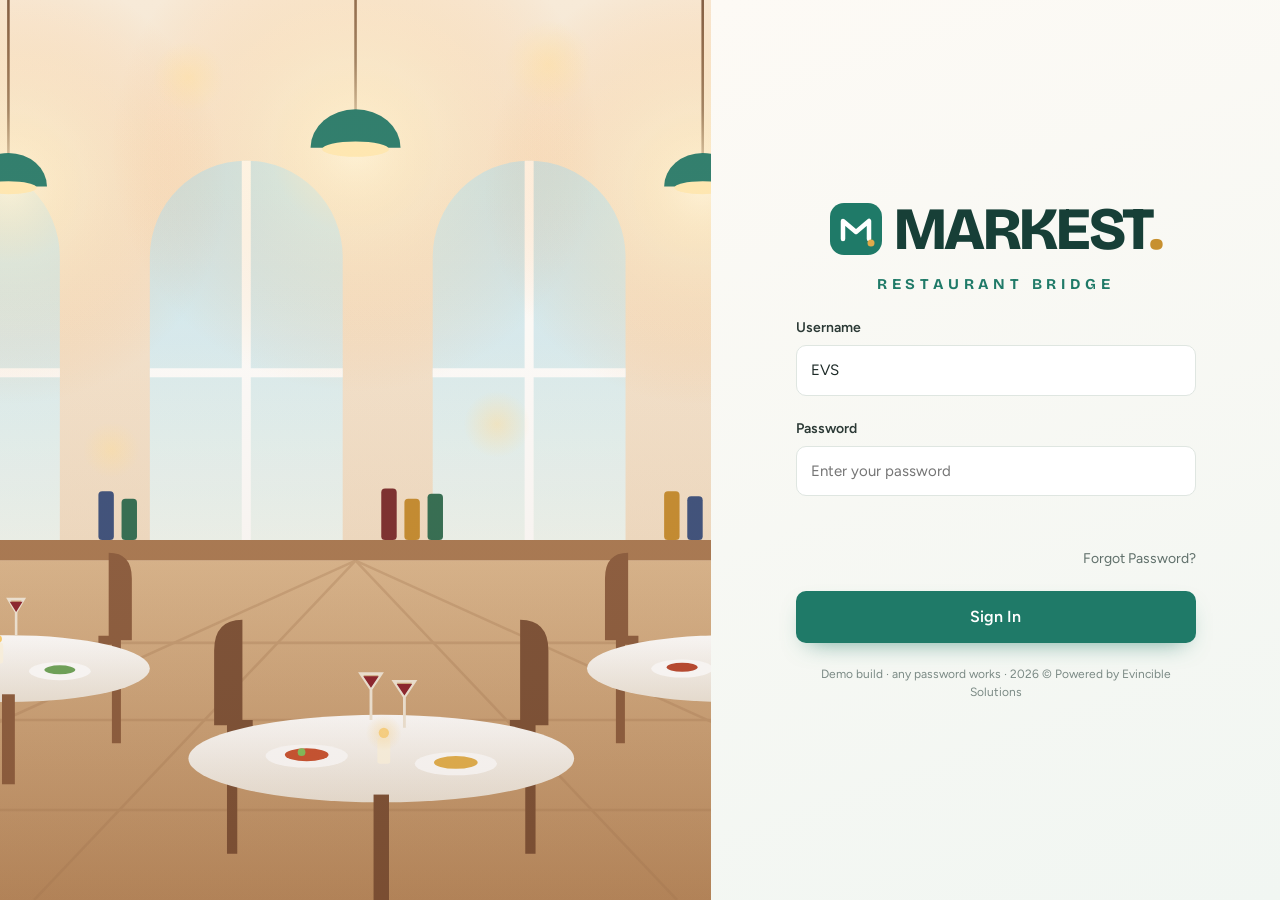
<file: index.html>
<!doctype html>
<html lang="en">
<head>
<meta charset="utf-8">
<meta name="viewport" content="width=device-width, initial-scale=1, viewport-fit=cover">
<title>Restaurant Bridge · Sign in</title>
<link rel="preconnect" href="https://fonts.googleapis.com">
<link rel="stylesheet" href="https://fonts.googleapis.com/css2?family=Bricolage+Grotesque:opsz,wght@12..96,500;12..96,700;12..96,800&family=Figtree:wght@400;500;600;700&family=JetBrains+Mono:wght@500&display=swap">
<link rel="stylesheet" href="styles.css">
<script>document.documentElement.dataset.theme='light'</script>
</head>
<body>
<section id="login">
  <div class="hero" aria-hidden="true">
    <svg viewBox="0 0 900 700" preserveAspectRatio="xMidYMid slice">
      <defs>
        <linearGradient id="wall" x1="0" y1="0" x2="0" y2="1"><stop offset="0" stop-color="#f7ead8"/><stop offset=".6" stop-color="#f1dcc2"/><stop offset="1" stop-color="#e6c8a6"/></linearGradient>
        <radialGradient id="glow" r=".5"><stop offset="0" stop-color="#fff3d6" stop-opacity=".9"/><stop offset=".35" stop-color="#ffe2a8" stop-opacity=".3"/><stop offset="1" stop-color="#ff9a3d" stop-opacity="0"/></radialGradient>
        <radialGradient id="bok" r=".5"><stop offset="0" stop-color="#ffe0a3" stop-opacity=".55"/><stop offset="1" stop-color="#ffe0a3" stop-opacity="0"/></radialGradient>
        <linearGradient id="win" x1="0" y1="0" x2="0" y2="1"><stop offset="0" stop-color="#bfe3f2"/><stop offset="1" stop-color="#eef7f2"/></linearGradient>
        <linearGradient id="floor" x1="0" y1="0" x2="0" y2="1"><stop offset="0" stop-color="#d9b48a"/><stop offset="1" stop-color="#b98a5e"/></linearGradient>
        <linearGradient id="table" x1="0" y1="0" x2="0" y2="1"><stop offset="0" stop-color="#ffffff"/><stop offset="1" stop-color="#ece4d8"/></linearGradient>
        <linearGradient id="shade" x1="0" y1="0" x2="0" y2="1"><stop offset="0" stop-color="#fff" stop-opacity="0"/><stop offset="1" stop-color="#7a4a2a" stop-opacity=".12"/></linearGradient>
      </defs>
      <rect width="900" height="700" fill="url(#wall)"/>
      <!-- arched windows -->
      <g opacity=".9">
        <path d="M70 420V200a75 75 0 0 1 150 0v220z" fill="url(#win)"/>
        <path d="M290 420V200a75 75 0 0 1 150 0v220z" fill="url(#win)"/>
        <path d="M510 420V200a75 75 0 0 1 150 0v220z" fill="url(#win)"/>
        <path d="M730 420V200a75 75 0 0 1 150 0v220z" fill="url(#win)"/>
        <g stroke="#ffffff" stroke-width="7" fill="none">
          <path d="M145 125v295M70 290h150M365 125v295M290 290h150M585 125v295M510 290h150M805 125v295M730 290h150"/>
        </g>
        <g fill="#ffffff" opacity="0"><circle cx="110" cy="250" r="2"/><circle cx="190" cy="230" r="1.5"/><circle cx="330" cy="260" r="2"/><circle cx="410" cy="220" r="1.5"/><circle cx="560" cy="240" r="2"/><circle cx="630" cy="270" r="1.5"/><circle cx="770" cy="250" r="2"/><circle cx="850" cy="225" r="1.5"/></g>
      </g>
      <!-- bar shelf with bottles -->
      <rect x="0" y="420" width="900" height="16" fill="#a8774f"/>
      <g>
        <rect x="40" y="384" width="12" height="36" rx="3" fill="#2f6b4f"/><rect x="58" y="378" width="12" height="42" rx="3" fill="#7a2b2b"/><rect x="76" y="390" width="12" height="30" rx="3" fill="#c48a2c"/>
        <rect x="250" y="382" width="12" height="38" rx="3" fill="#3a4e7a"/><rect x="268" y="388" width="12" height="32" rx="3" fill="#2f6b4f"/>
        <rect x="470" y="380" width="12" height="40" rx="3" fill="#7a2b2b"/><rect x="488" y="388" width="12" height="32" rx="3" fill="#c48a2c"/><rect x="506" y="384" width="12" height="36" rx="3" fill="#2f6b4f"/>
        <rect x="690" y="382" width="12" height="38" rx="3" fill="#c48a2c"/><rect x="708" y="386" width="12" height="34" rx="3" fill="#3a4e7a"/>
      </g>
      <!-- plants -->
      <g>
        <rect x="18" y="380" width="30" height="40" rx="4" fill="#c8794a"/><g fill="#4f9a6b"><ellipse cx="33" cy="360" rx="12" ry="26"/><ellipse cx="20" cy="368" rx="9" ry="20" transform="rotate(-25 20 368)"/><ellipse cx="46" cy="368" rx="9" ry="20" transform="rotate(25 46 368)"/></g>
        <rect x="852" y="380" width="30" height="40" rx="4" fill="#c8794a"/><g fill="#3f8a5c"><ellipse cx="867" cy="360" rx="12" ry="26"/><ellipse cx="854" cy="368" rx="9" ry="20" transform="rotate(-25 854 368)"/><ellipse cx="880" cy="368" rx="9" ry="20" transform="rotate(25 880 368)"/></g>
      </g>
      <!-- floor -->
      <rect x="0" y="436" width="900" height="264" fill="url(#floor)"/>
      <g stroke="#a97c55" stroke-width="2" opacity=".35"><path d="M0 500H900M0 560H900M0 630H900"/><path d="M450 436 200 700M450 436 700 700M450 436 0 640M450 436 900 640"/></g>
      <!-- pendant lamps -->
      <g>
        <path d="M180 0v120M450 0v90M720 0v120" stroke="#7b5a43" stroke-width="2"/>
        <circle cx="180" cy="145" r="170" fill="url(#glow)"/><circle cx="450" cy="115" r="190" fill="url(#glow)"/><circle cx="720" cy="145" r="170" fill="url(#glow)"/>
        <path d="M150 145a30 26 0 0 1 60 0z" fill="#2f7d6b"/><ellipse cx="180" cy="146" rx="22" ry="5" fill="#ffe7b0"/>
        <path d="M415 115a35 30 0 0 1 70 0z" fill="#2f7d6b"/><ellipse cx="450" cy="116" rx="26" ry="6" fill="#ffe7b0"/>
        <path d="M690 145a30 26 0 0 1 60 0z" fill="#2f7d6b"/><ellipse cx="720" cy="146" rx="22" ry="5" fill="#ffe7b0"/>
      </g>
      <!-- tables & chairs -->
      <g>
        <!-- left table -->
        <g transform="translate(180 520)">
          <path d="M-70 -22h-14v80M70 -22h14v80" stroke="#8a5a3b" stroke-width="7" fill="none"/>
          <path d="M-96 -70q0-20 18-20v68h-18zM96 -70q0-20-18-20v68h18z" fill="#8a5a3b"/>
          <ellipse cx="0" cy="0" rx="110" ry="26" fill="url(#table)"/>
          <rect x="-5" y="20" width="10" height="70" fill="#8a5a3b"/>
          <ellipse cx="-38" cy="-3" rx="24" ry="7" fill="#fff"/><ellipse cx="-38" cy="-4" rx="12" ry="3.5" fill="#d9783f"/>
          <ellipse cx="40" cy="2" rx="24" ry="7" fill="#fff"/><ellipse cx="40" cy="1" rx="12" ry="3.5" fill="#6aa357"/>
          <path d="M6 -26v-18l-6-10h12l-6 10" stroke="#f0e6d6" stroke-width="2" fill="none"/><path d="M1 -52h10l-5 8z" fill="#8a1f2a"/>
          <rect x="-12" y="-20" width="8" height="16" rx="2" fill="#fff8e6"/><circle cx="-8" cy="-23" r="3" fill="#ffcf6a"/>
        </g>
        <!-- center table -->
        <g transform="translate(470 590)">
          <path d="M-100 -26h-16v100M100 -26h16v100" stroke="#7a4e33" stroke-width="8" fill="none"/>
          <path d="M-130 -84q0-24 22-24v82h-22zM130 -84q0-24-22-24v82h22z" fill="#7a4e33"/>
          <ellipse cx="0" cy="0" rx="150" ry="34" fill="url(#table)"/>
          <rect x="-6" y="28" width="12" height="90" fill="#7a4e33"/>
          <ellipse cx="-58" cy="-2" rx="32" ry="9" fill="#fff"/><ellipse cx="-58" cy="-3" rx="17" ry="5" fill="#c9502e"/><circle cx="-62" cy="-5" r="3" fill="#7fbf5a"/>
          <ellipse cx="58" cy="4" rx="32" ry="9" fill="#fff"/><ellipse cx="58" cy="3" rx="17" ry="5" fill="#e3b04b"/>
          <path d="M-8 -30v-24l-8-12h16l-8 12M18 -24v-24l-8-12h16l-8 12" stroke="#f0e6d6" stroke-width="2.2" fill="none"/>
          <path d="M-14 -64h12l-6 9zM12 -58h12l-6 9z" fill="#8a1f2a"/>
          <rect x="-3" y="-16" width="10" height="20" rx="2" fill="#fff8e6"/><circle cx="2" cy="-20" r="4" fill="#ffcf6a"/><circle cx="2" cy="-20" r="14" fill="url(#bok)"/>
        </g>
        <!-- right table -->
        <g transform="translate(740 520)">
          <path d="M-70 -22h-14v80M70 -22h14v80" stroke="#8a5a3b" stroke-width="7" fill="none"/>
          <path d="M-96 -70q0-20 18-20v68h-18zM96 -70q0-20-18-20v68h18z" fill="#8a5a3b"/>
          <ellipse cx="0" cy="0" rx="110" ry="26" fill="url(#table)"/>
          <rect x="-5" y="20" width="10" height="70" fill="#8a5a3b"/>
          <ellipse cx="-36" cy="0" rx="24" ry="7" fill="#fff"/><ellipse cx="-36" cy="-1" rx="12" ry="3.5" fill="#b8452c"/>
          <ellipse cx="38" cy="-2" rx="24" ry="7" fill="#fff"/><ellipse cx="38" cy="-3" rx="12" ry="3.5" fill="#e9c46a"/>
          <rect x="-4" y="-22" width="8" height="16" rx="2" fill="#fff8e6"/><circle cx="0" cy="-25" r="3" fill="#ffcf6a"/>
        </g>
      </g>
      <!-- bokeh -->
      <g><circle cx="90" cy="80" r="40" fill="url(#bok)"/><circle cx="320" cy="60" r="28" fill="url(#bok)"/><circle cx="600" cy="50" r="34" fill="url(#bok)"/><circle cx="840" cy="90" r="44" fill="url(#bok)"/><circle cx="560" cy="330" r="26" fill="url(#bok)"/><circle cx="260" cy="350" r="22" fill="url(#bok)"/></g>
      <rect width="900" height="700" fill="url(#shade)"/>
    </svg>
  </div>

  <div class="login-side">
    <form class="login-box" id="loginForm" novalidate>
      <div class="brand-lockup">
        <div class="wordmark">
          <svg class="mark" viewBox="0 0 52 52" aria-hidden="true"><rect width="52" height="52" rx="14" fill="#1f7a68"/><path d="M13 36V18l13 11 13-11v18" stroke="#ffffff" stroke-width="4.5" fill="none" stroke-linecap="round" stroke-linejoin="round"/><circle cx="41" cy="40" r="3.5" fill="#e0aa4a"/></svg>
          <span>MARKEST<span class="dot">.</span></span>
        </div>
        <div class="sub-brand">Restaurant Bridge</div>
      </div>
      <div class="field"><label for="u">Username</label><input class="input" id="u" autocomplete="username" value="EVS"></div>
      <div class="field"><label for="p">Password</label><input class="input" id="p" type="password" autocomplete="current-password" placeholder="Enter your password"></div>
      <div class="login-err" id="loginErr" role="alert"></div>
      <button type="button" class="forgot" id="forgotBtn">Forgot Password?</button>
      <button class="btn-primary" type="submit">Sign In</button>
      <div class="login-foot">Demo build · any password works · 2026 © Powered by Evincible Solutions</div>
    </form>
  </div>
</section>
<script>
const $=s=>document.querySelector(s);
try{if(localStorage.getItem('rb-auth')==='1')location.replace('dashboard.html')}catch(e){}
$('#forgotBtn').onclick=()=>{$('#loginErr').style.color='var(--muted)';$('#loginErr').textContent='Ask your Markest administrator to reset your password.'};
$('#loginForm').addEventListener('submit',e=>{e.preventDefault();const u=$('#u').value.trim(),p=$('#p').value,err=$('#loginErr');err.style.color='';
  if(!u){err.textContent='Enter your username.';$('#u').focus();return}
  if(!p){err.textContent='Enter your password.';$('#p').focus();return}
  try{localStorage.setItem('rb-auth','1')}catch(e){}
  location.href='dashboard.html'});
</script>
</body>
</html>
</file>
<file: styles.css>
:root,:root[data-theme]{color-scheme:light}
td .mono{white-space:nowrap}
.item-cell .meta span{min-width:9ch}
[hidden]{display:none!important}
body{margin:0}
img{max-width:100%}
:root{padding-top:env(safe-area-inset-top,0px);padding-bottom:env(safe-area-inset-bottom,0px)}
td .num{white-space:nowrap}

/* Layout: split login (illustration | form) → app shell with fixed ink sidebar + scrolling workspace of filter bars, tables and drawers */
:root{
  --ink:#121a2b; --ink-2:#1b2540; --ink-line:#2a3557; --ink-text:#c9d1e6;
  --bg:#f3f4f1; --surface:#ffffff; --surface-2:#f7f8f5; --line:#e2e5df; --fg:#18202f; --muted:#667085;
  --accent:#1f7a68; --accent-2:#e6f2ee; --accent-fg:#ffffff; --brass:#c7902f; --brass-2:#fbf1de;
  --ok:#2f855a; --ok-bg:#e7f4ec; --warn:#b7791f; --warn-bg:#fdf3e1; --bad:#c53030; --bad-bg:#fdecec; --info:#2b6cb0; --info-bg:#e8f0fb;
  --display:"Bricolage Grotesque",ui-sans-serif,system-ui,sans-serif;
  --body:"Figtree",ui-sans-serif,system-ui,-apple-system,"Segoe UI",sans-serif;
  --mono:"JetBrains Mono",ui-monospace,SFMono-Regular,Menlo,monospace;
  --r:12px; --shadow:0 1px 2px rgba(18,26,43,.06),0 8px 24px -12px rgba(18,26,43,.18);
}



*{box-sizing:border-box}
html,body{height:100%}
body{background:var(--bg);color:var(--fg);font:15px/1.5 var(--body);-webkit-font-smoothing:antialiased}
button,input,select{font:inherit;color:inherit}
button{cursor:pointer}
:focus-visible{outline:2px solid var(--accent);outline-offset:2px}
h1,h2,h3{font-family:var(--display);text-wrap:balance;margin:0;letter-spacing:-.01em}
.mono{font-family:var(--mono);font-size:.86em;letter-spacing:-.01em}
.num{font-variant-numeric:tabular-nums}

/* ---------- Login ---------- */
#login{display:grid;grid-template-columns:1.25fr 1fr;min-height:100%;background:var(--surface)}
.hero{position:relative;overflow:hidden;background:#1a1110;min-height:320px}
.hero svg{position:absolute;inset:0;width:100%;height:100%}
.hero-card{position:absolute;left:clamp(16px,6%,56px);bottom:clamp(16px,7%,56px);width:min(330px,calc(100% - 32px));
  background:rgba(18,26,43,.72);backdrop-filter:blur(10px);-webkit-backdrop-filter:blur(10px);border:1px solid rgba(255,255,255,.12);
  border-radius:16px;padding:18px 18px 16px;color:#eef1f7;box-shadow:0 20px 50px -20px rgba(0,0,0,.7)}
.hero-card .eyebrow{font-size:11px;letter-spacing:.14em;text-transform:uppercase;color:#f2c879}
.hero-card h3{font-size:20px;margin:4px 0 12px;color:#fff}
.hero-card .row{display:flex;justify-content:space-between;font-size:13px;padding:6px 0;border-top:1px solid rgba(255,255,255,.1)}
.hero-card .row b{font-variant-numeric:tabular-nums}
.hero-card .up{color:#7fe0bd}.hero-card .down{color:#ffb38a}
.login-side{display:flex;align-items:center;justify-content:center;padding:40px 24px}
.login-box{width:100%;max-width:400px;display:grid;gap:22px}
.brand-lockup{text-align:center;display:grid;gap:6px;justify-items:center}
.wordmark{font-family:var(--display);font-weight:800;font-size:clamp(44px,7vw,60px);letter-spacing:-.04em;line-height:1;color:var(--fg);display:flex;align-items:center;gap:12px}
.wordmark .dot{color:var(--brass)}
.mark{width:52px;height:52px;flex:none}
.sub-brand{font-family:var(--display);font-weight:700;font-size:15px;letter-spacing:.32em;text-transform:uppercase;color:var(--accent);margin-top:8px}
.sub-region{font-size:12px;letter-spacing:.18em;color:var(--muted);text-transform:uppercase}
.field{display:grid;gap:7px}
.field label{font-weight:600;font-size:14px}
.input{width:100%;border:1px solid var(--line);background:var(--surface-2);border-radius:10px;padding:13px 14px;transition:border-color .15s,box-shadow .15s}
.input:focus{outline:none;border-color:var(--accent);box-shadow:0 0 0 4px var(--accent-2)}
.forgot{justify-self:end;font-size:14px;color:var(--muted);background:none;border:0;padding:0}
.forgot:hover{color:var(--accent)}
.btn-primary{background:var(--ink);color:#fff;border:0;border-radius:10px;padding:14px 18px;font-weight:600;font-size:16px;transition:transform .1s,background .15s}
.btn-primary:hover{filter:brightness(1.12)}
.btn-primary:active{transform:translateY(1px)}
.login-err{color:var(--bad);font-size:13px;min-height:18px;margin-top:-10px}
.login-foot{text-align:center;font-size:12px;color:var(--muted)}

/* ---------- App shell ---------- */
#app{display:grid;grid-template-columns:260px 1fr;min-height:100%}
.side{background:var(--ink);color:var(--ink-text);display:flex;flex-direction:column;position:sticky;top:0;height:100vh;z-index:30}
.side-brand{padding:24px 24px 18px;display:flex;align-items:center;gap:10px;border-bottom:1px solid var(--ink-line)}
.side-brand .mark{width:34px;height:34px}
.side-brand b{font-family:var(--display);font-weight:800;font-size:24px;color:#fff;letter-spacing:-.03em}
.side-brand b span{color:#e0aa4a}
.side-label{font-size:11px;letter-spacing:.16em;text-transform:uppercase;color:#7c88a8;padding:20px 24px 8px}
.nav{display:grid;gap:4px;padding:0 12px}
.nav button{display:flex;align-items:center;gap:12px;border:1px solid transparent;background:none;color:var(--ink-text);padding:11px 14px;border-radius:10px;text-align:left;font-weight:500;transition:background .15s,color .15s}
.nav button svg{width:18px;height:18px;flex:none;opacity:.85}
.nav button:hover{background:var(--ink-2);color:#fff}
.nav button.active{background:rgba(63,181,154,.12);border-color:rgba(63,181,154,.45);color:#7fe0c7}
.nav .badge{margin-left:auto;font-size:11px;background:#e0aa4a;color:#1b1407;border-radius:99px;padding:1px 8px;font-weight:700}
.side-foot{margin-top:auto;padding:18px 24px;border-top:1px solid var(--ink-line);font-size:12px;color:#7c88a8;text-align:center}
.main{min-width:0;display:flex;flex-direction:column}
.top{position:sticky;top:env(safe-area-inset-top,0px);z-index:20;display:flex;align-items:center;gap:14px;padding:14px clamp(16px,3vw,32px);background:color-mix(in srgb,var(--surface) 88%,transparent);backdrop-filter:blur(8px);border-bottom:1px solid var(--line)}
.top h2{font-size:19px;font-weight:700;color:var(--fg)}
.top .wh{font-size:13px;color:var(--muted);font-weight:500}
.top .wh b{color:var(--accent);font-family:var(--mono);font-size:12px}
.icon-btn{width:38px;height:38px;border-radius:10px;border:1px solid var(--line);background:var(--surface);display:grid;place-items:center;flex:none}
.icon-btn svg{width:18px;height:18px}
.icon-btn:hover{border-color:var(--accent);color:var(--accent)}
.menu-btn{display:none}
.top-right{margin-left:auto;display:flex;align-items:center;gap:10px}
.last-login{font-size:12px;color:var(--muted);text-align:right;line-height:1.3}
.user{display:flex;align-items:center;gap:10px;border:1px solid var(--line);background:var(--surface);border-radius:99px;padding:4px 12px 4px 4px;font-weight:600;font-size:14px}
.avatar{width:30px;height:30px;border-radius:50%;background:var(--brass);color:#1b1407;display:grid;place-items:center;font-weight:700;font-size:12px}
.content{padding:clamp(16px,3vw,32px);display:grid;gap:22px;align-content:start}

/* ---------- Common components ---------- */
.page-head{display:flex;flex-wrap:wrap;align-items:flex-end;justify-content:space-between;gap:14px}
.page-head h1{font-size:clamp(24px,3vw,30px);font-weight:700}
.page-head p{margin:4px 0 0;color:var(--muted);max-width:60ch}
.actions{display:flex;flex-wrap:wrap;gap:10px}
.btn{display:inline-flex;align-items:center;gap:8px;border:1px solid var(--line);background:var(--surface);border-radius:10px;padding:10px 16px;font-weight:600;font-size:14px;transition:all .15s;white-space:nowrap}
.btn svg{width:16px;height:16px}
.btn:hover{border-color:var(--accent);color:var(--accent)}
.btn.solid{background:var(--accent);border-color:var(--accent);color:var(--accent-fg)}
.btn.solid:hover{filter:brightness(1.08);color:var(--accent-fg)}
.btn.brass{background:var(--brass-2);border-color:color-mix(in srgb,var(--brass) 45%,transparent);color:var(--fg)}
.btn.brass svg{color:var(--brass)}
.btn.danger{color:var(--bad)}
.btn.sm{padding:6px 11px;font-size:13px}
.btn:disabled{opacity:.45;pointer-events:none}
.panel{background:var(--surface);border:1px solid var(--line);border-radius:var(--r);box-shadow:var(--shadow);min-width:0}
.panel-head{display:flex;flex-wrap:wrap;align-items:center;justify-content:space-between;gap:12px;padding:16px 20px;border-bottom:1px solid var(--line)}
.panel-head h3{font-size:16px;font-weight:700}
.panel-head .hint{font-size:13px;color:var(--muted)}
.filters{display:grid;grid-template-columns:repeat(auto-fit,minmax(180px,1fr));gap:14px;padding:18px 20px;align-items:end}
.filters .field label{font-size:13px;color:var(--muted);font-weight:600}
.filters .input,.filters select{padding:10px 12px}
select.input{appearance:none;background-image:linear-gradient(45deg,transparent 50%,var(--muted) 50%),linear-gradient(135deg,var(--muted) 50%,transparent 50%);background-position:calc(100% - 18px) 55%,calc(100% - 13px) 55%;background-size:5px 5px;background-repeat:no-repeat;padding-right:34px}
.toolbar{display:flex;flex-wrap:wrap;align-items:center;justify-content:space-between;gap:10px;padding:14px 20px}
.toolbar .search{position:relative;flex:1 1 220px;max-width:320px}
.toolbar .search svg{position:absolute;left:12px;top:50%;transform:translateY(-50%);width:16px;height:16px;color:var(--muted)}
.toolbar .search input{padding:9px 12px 9px 36px}
.chips{display:flex;flex-wrap:wrap;gap:6px}
.chip{border:1px solid var(--line);background:var(--surface);border-radius:99px;padding:5px 12px;font-size:13px;font-weight:500;color:var(--muted)}
.chip.on{background:var(--accent-2);border-color:var(--accent);color:var(--accent)}
.table-wrap{overflow-x:auto}
table{width:100%;border-collapse:collapse;font-size:14px;min-width:760px}
th{text-align:left;font-size:12px;letter-spacing:.06em;text-transform:uppercase;color:var(--muted);font-weight:600;padding:11px 16px;background:var(--surface-2);border-block:1px solid var(--line);white-space:nowrap}
th.sortable{cursor:pointer;user-select:none}
th.sortable:hover{color:var(--fg)}
td{padding:12px 16px;border-bottom:1px solid var(--line);vertical-align:middle}
tbody tr{transition:background .12s}
tbody tr:hover{background:var(--surface-2)}
tr.clickable{cursor:pointer}
td.r,th.r{text-align:right}
.item-cell{display:flex;align-items:center;gap:11px;min-width:0}
.thumb{width:34px;height:34px;border-radius:9px;display:grid;place-items:center;font-size:12px;font-weight:700;flex:none;font-family:var(--display)}
.item-cell .meta{display:grid;line-height:1.25}
.item-cell .meta small{color:var(--muted);font-size:12px}
.pill{display:inline-flex;align-items:center;gap:6px;font-size:12px;font-weight:600;border-radius:99px;padding:3px 10px;white-space:nowrap}
.pill::before{content:"";width:6px;height:6px;border-radius:50%;background:currentColor}
.pill.ok{background:var(--ok-bg);color:var(--ok)} .pill.warn{background:var(--warn-bg);color:var(--warn)}
.pill.bad{background:var(--bad-bg);color:var(--bad)} .pill.info{background:var(--info-bg);color:var(--info)}
.pill.neutral{background:var(--surface-2);color:var(--muted);border:1px solid var(--line)}
.stock-bar{width:80px;height:6px;border-radius:99px;background:var(--line);overflow:hidden;display:inline-block;vertical-align:middle;margin-left:8px}
.stock-bar i{display:block;height:100%;border-radius:inherit}
.table-foot{display:flex;flex-wrap:wrap;justify-content:space-between;align-items:center;gap:10px;padding:14px 20px;font-size:13px;color:var(--muted)}
.pager{display:flex;gap:6px}
.empty{padding:44px 20px;text-align:center;color:var(--muted)}
.empty b{display:block;color:var(--fg);font-family:var(--display);font-size:17px;margin-bottom:4px}
.qty{width:84px;padding:7px 10px;border:1px solid var(--line);border-radius:8px;background:var(--surface-2);text-align:right;font-variant-numeric:tabular-nums}
.qty:focus{outline:none;border-color:var(--accent);box-shadow:0 0 0 3px var(--accent-2)}
.var-pos{color:var(--ok);font-weight:600}.var-neg{color:var(--bad);font-weight:600}
input[type=checkbox]{width:17px;height:17px;accent-color:var(--accent)}

/* KPI tiles */
.kpis{display:grid;grid-template-columns:repeat(auto-fit,minmax(210px,1fr));gap:16px}
.kpi{position:relative;overflow:hidden;background:var(--surface);border:1px solid var(--line);border-radius:var(--r);padding:18px 20px;display:grid;gap:4px;text-align:left;box-shadow:var(--shadow);transition:transform .15s,border-color .15s}
.kpi:hover{transform:translateY(-2px);border-color:var(--accent)}
.kpi .k-num{font-family:var(--display);font-size:38px;font-weight:700;line-height:1;font-variant-numeric:tabular-nums}
.kpi .k-lbl{color:var(--muted);font-weight:500;font-size:14px}
.kpi .k-ico{position:absolute;right:16px;top:16px;width:40px;height:40px;border-radius:11px;display:grid;place-items:center}
.kpi .k-ico svg{width:20px;height:20px}
.kpi .k-foot{font-size:12px;color:var(--muted);margin-top:8px}
.grid-2{display:grid;grid-template-columns:repeat(auto-fit,minmax(min(440px,100%),1fr));gap:22px}

/* Form card for shipment */
.form-grid{display:grid;grid-template-columns:repeat(auto-fit,minmax(200px,1fr));gap:16px;padding:20px;align-items:end}
.req::after{content:" *";color:var(--bad)}

/* Modal / drawer */
.scrim{position:fixed;inset:0;background:rgba(10,14,24,.55);backdrop-filter:blur(2px);z-index:60;display:flex;align-items:center;justify-content:center;padding:16px}
.modal{background:var(--surface);border:1px solid var(--line);border-radius:16px;width:min(880px,100%);max-height:calc(100vh - 32px);display:flex;flex-direction:column;box-shadow:0 30px 80px -20px rgba(0,0,0,.5);animation:pop .18s ease-out}
.modal.narrow{width:min(560px,100%)}
.modal-head{display:flex;align-items:center;justify-content:space-between;gap:12px;padding:18px 22px;border-bottom:1px solid var(--line)}
.modal-head h3{font-size:19px}
.modal-body{overflow:auto;min-height:0}
.modal-foot{display:flex;flex-wrap:wrap;justify-content:flex-end;align-items:center;gap:10px;padding:14px 22px;border-top:1px solid var(--line)}
.modal-foot .sel{margin-right:auto;font-size:13px;color:var(--muted)}
.drawer-scrim{justify-content:flex-end;padding:0}
.drawer{background:var(--surface);width:min(520px,100%);height:100%;display:flex;flex-direction:column;border-left:1px solid var(--line);animation:slide .2s ease-out}
.dl{display:grid;grid-template-columns:auto 1fr;gap:8px 18px;padding:18px 22px;font-size:14px;border-bottom:1px solid var(--line)}
.dl dt{color:var(--muted)} .dl dd{margin:0;font-weight:600}
@keyframes pop{from{opacity:0;transform:translateY(8px) scale(.98)}}
@keyframes slide{from{transform:translateX(40px);opacity:0}}
.toast{position:fixed;bottom:calc(20px + env(safe-area-inset-bottom,0px));left:50%;transform:translateX(-50%);background:var(--ink);color:#fff;padding:12px 18px;border-radius:10px;font-size:14px;font-weight:500;z-index:80;box-shadow:0 12px 30px -10px rgba(0,0,0,.5);display:flex;gap:10px;align-items:center}
.toast svg{width:18px;height:18px;color:#7fe0c7}
.user-menu{position:absolute;right:0;top:calc(100% + 6px);background:var(--surface);border:1px solid var(--line);border-radius:12px;box-shadow:var(--shadow);padding:6px;min-width:180px;display:grid}
.user-menu button{background:none;border:0;text-align:left;padding:9px 12px;border-radius:8px;font-size:14px}
.user-menu button:hover{background:var(--surface-2)}

@media (prefers-reduced-motion:reduce){*{animation:none!important;transition:none!important}}
@media (max-width:960px){
  #login{grid-template-columns:1fr}
  .hero{min-height:260px}
  #app{grid-template-columns:1fr}
  .side{position:fixed;left:0;top:0;bottom:0;width:260px;transform:translateX(-100%);transition:transform .2s}
  .side.open{transform:none;box-shadow:20px 0 60px rgba(0,0,0,.4)}
  .menu-btn{display:grid}
  .last-login{display:none}
}
@media (max-width:520px){.user .uname{display:none}.top .wh{display:none}.kpi .k-num{font-size:32px}}

#login{min-height:100vh}
#app{min-height:100vh}
.nav a{display:flex;align-items:center;gap:12px;border:1px solid transparent;color:var(--ink-text);padding:11px 14px;border-radius:10px;font-weight:500;text-decoration:none;transition:background .15s,color .15s}
.nav a svg{width:18px;height:18px;flex:none;opacity:.85}
.nav a:hover{background:var(--ink-2);color:#fff}
.nav a.active{background:rgba(63,181,154,.12);border-color:rgba(63,181,154,.45);color:#7fe0c7}
a.btn{text-decoration:none;color:inherit}

/* ---- light login look (always light) ---- */
#login{background:#fbf8f3}
#login .hero{background:#f3e3cf}
#login .login-side{background:linear-gradient(160deg,#fdfaf5 0%,#f1f6f2 100%)}
#login .wordmark{color:#173f37}
#login .wordmark .dot{color:#c7902f}
#login .sub-brand{color:#1f7a68}
#login .field label{color:#2c3a36}
#login .input{background:#ffffff;border-color:#dfe6e1;color:#1d2a27}
#login .input:focus{border-color:#1f7a68;box-shadow:0 0 0 4px #dcefe8}
#login .forgot{color:#5f6f6a}
#login .forgot:hover{color:#1f7a68}
#login .btn-primary,#login .btn-primary{background:#1f7a68;color:#fff;box-shadow:0 10px 24px -12px rgba(31,122,104,.7)}
#login .btn-primary:hover{background:#1a6a5a;filter:none}
#login .login-foot{color:#7b8a85}
#login .login-err{color:#c53030}

/* ---- light app look (always light) ---- */
:root{--bg:#f4f7f4;--surface-2:#f6f9f7;--line:#e1e8e3}
.side{background:#ffffff;color:#42544e;border-right:1px solid var(--line)}
.side-brand{border-bottom-color:var(--line)}
.side-brand b{color:#173f37}
.side-brand b span{color:#c7902f}
.side-label{color:#8a9a94}
.nav a{color:#42544e}
.nav a svg{opacity:1;color:#6b8079}
.nav a:hover{background:#eef5f1;color:#173f37}
.nav a.active{background:#1f7a68;border-color:#1f7a68;color:#ffffff;box-shadow:0 8px 18px -10px rgba(31,122,104,.8)}
.nav a.active svg{color:#ffffff}
.nav a.active .badge{background:#ffffff;color:#1f7a68}
.side-foot{border-top-color:var(--line);color:#8a9a94}
.top{background:rgba(255,255,255,.88)}
.toast{background:#173f37}
.kpi:hover{border-color:#1f7a68}

th{padding:11px 12px}
td{padding:12px 12px}
th:first-child,td:first-child{padding-left:20px}
th:last-child,td:last-child{padding-right:20px}
</file>
